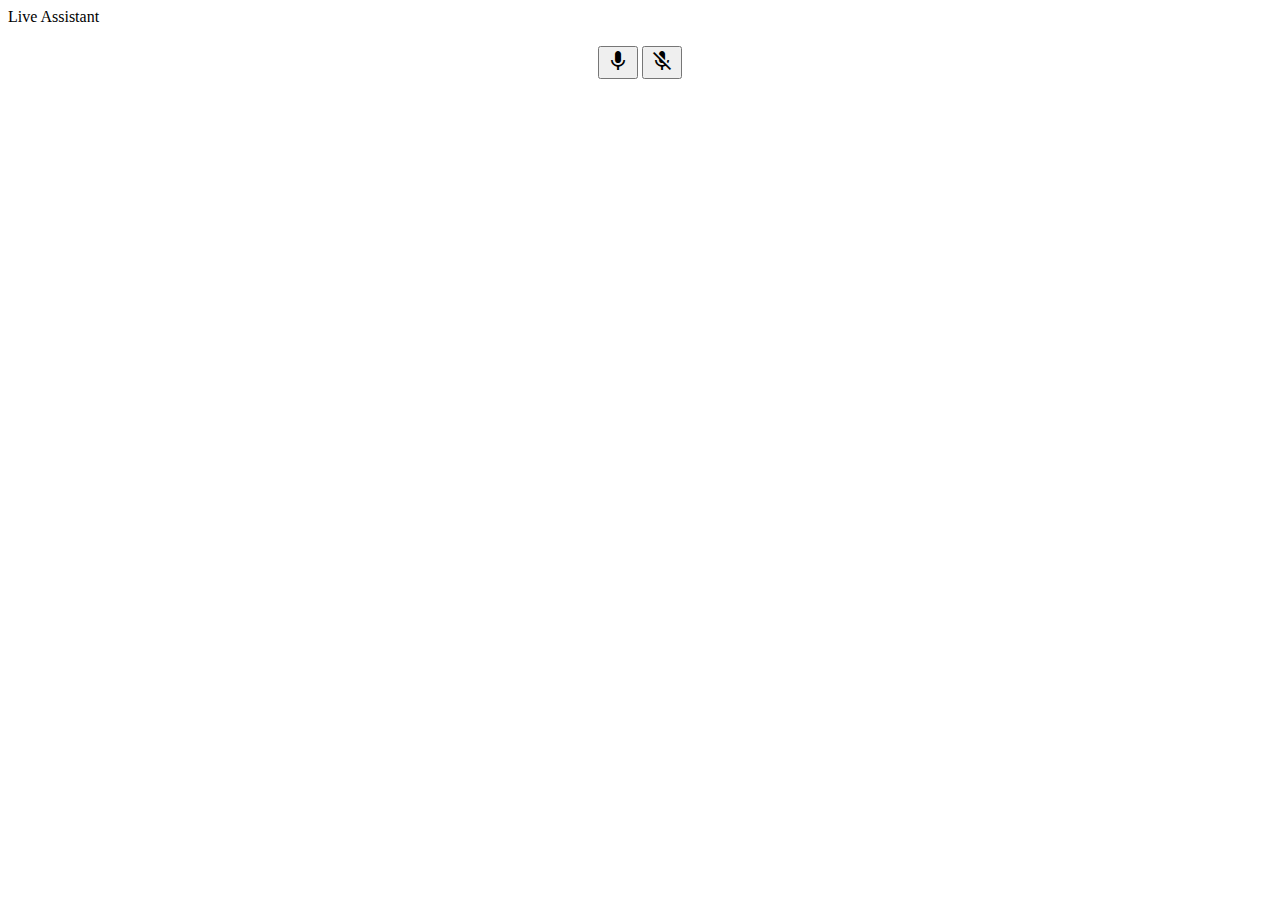
<file: Live assistant/Index.html>
<!DOCTYPE html>
<html>

<head>
    <link rel="stylesheet" href="https://fonts.googleapis.com/icon?family=Material+Icons">
    <link rel="stylesheet" href="https://code.getmdl.io/1.3.0/material.indigo-pink.min.css">
    <script defer src="https://code.getmdl.io/1.3.0/material.min.js"></script>

    <style>
        #videoElement {
            width: 640px;
            height: 480px;
            border-radius: 20px;
        }

        #canvasElement {
            display: none;
            width: 640px;
            height: 480px;
        }

        .demo-content {
            padding: 20px;
            display: flex;
            flex-direction: column;
            align-items: center;
        }

        .button-group {
            margin-bottom: 20px;
        }
    </style>
</head>

<body>
    <div class="mdl-layout mdl-js-layout mdl-layout--fixed-header">
        <header class="mdl-layout__header">
            <div class="mdl-layout__header-row">
                <!-- Title -->
                <span class="mdl-layout-title">Live Assistant</span>
            </div>
        </header>
        <main class="mdl-layout__content">
            <div class="page-content">
                <div class="demo-content">
                    <!-- Voice Control Buttons -->
                    <div class="button-group">
                        <button id="startButton"
                            class="mdl-button mdl-js-button mdl-button--fab mdl-button--mini-fab mdl-button--colored">
                            <i class="material-icons">mic</i>
                        </button>
                        <button id="stopButton"
                            class="mdl-button mdl-js-button mdl-button--fab mdl-button--mini-fab">
                            <i class="material-icons">mic_off</i>
                        </button>
                    </div>

                    <!-- Video Element -->
                    <video id="videoElement" autoplay style="width: 640px; height: 480px;"></video>

                    <!-- Hidden Canvas -->
                    <canvas id="canvasElement" style="width: 640px; height: 480px;"></canvas>
                    <!-- Text Output -->
                    <div id="chatLog"></div>
                </div>
            </div>
        </main>
    </div>

    <script defer>
        const URL = "ws://localhost:9083";
        const video = document.getElementById("videoElement");
        const canvas = document.getElementById("canvasElement");
        let context;

        // Initialize context here
        window.addEventListener("load", () => {
            context = canvas.getContext("2d");
            setInterval(captureImage, 3000);
        });

        const startButton = document.getElementById('startButton');
        const stopButton = document.getElementById('stopButton');
        let stream = null;
        let currentFrameB64;
        let webSocket = null;
        let audioContext = null;
        let mediaRecorder = null;
        let processor = null;
        let pcmData = [];
        let interval = null;
        let initialized = false;
        let audioInputContext;
        let workletNode;


        // Function to start screen capture
        async function startScreenShare() {
            try {
                stream = await navigator.mediaDevices.getDisplayMedia({
                    video: {
                        width: { max: 640 },
                        height: { max: 480 },
                    },
                });

                video.srcObject = stream;
                await new Promise(resolve => {
                    video.onloadedmetadata = () => {
                        console.log("video loaded metadata");
                        resolve();
                    }
                });

            } catch (err) {
                console.error("Error accessing the screen: ", err);
            }
        }


        // Function to capture an image from the shared screen
        function captureImage() {
            if (stream && video.videoWidth > 0 && video.videoHeight > 0 && context) {
                canvas.width = 640;
                canvas.height = 480;
                context.drawImage(video, 0, 0, canvas.width, canvas.height);
                const imageData = canvas.toDataURL("image/jpeg").split(",")[1].trim();
                currentFrameB64 = imageData;
            }
            else {
                console.log("no stream or video metadata not loaded");
            }
        }



        window.addEventListener("load", async () => {
            await startScreenShare();
            //setInterval(captureImage, 3000);

            // Initialize audio context right away
            await initializeAudioContext();

            connect();
        });

        function connect() {
            console.log("connecting: ", URL);

            webSocket = new WebSocket(URL);

            webSocket.onclose = (event) => {
                console.log("websocket closed: ", event);
                alert("Connection closed");
            };

            webSocket.onerror = (event) => {
                console.log("websocket error: ", event);
            };

            webSocket.onopen = (event) => {
                console.log("websocket open: ", event);
                sendInitialSetupMessage();
            };

            webSocket.onmessage = receiveMessage;
        }

        function sendInitialSetupMessage() {

            console.log("sending setup message");
            setup_client_message = {
                setup: {
                    generation_config: { response_modalities: ["AUDIO"] },
                },
            };

            webSocket.send(JSON.stringify(setup_client_message));
        }


        function sendVoiceMessage(b64PCM) {
            if (webSocket == null) {
                console.log("websocket not initialized");
                return;
            }

            payload = {
                realtime_input: {
                    media_chunks: [{
                        mime_type: "audio/pcm",
                        data: b64PCM,
                    },
                    {
                        mime_type: "image/jpeg",
                        data: currentFrameB64,
                    },
                    ],
                },
            };

            webSocket.send(JSON.stringify(payload));
            console.log("sent: ", payload);
        }

        function receiveMessage(event) {
            const messageData = JSON.parse(event.data);
            const response = new Response(messageData);

            if (response.text) {
                displayMessage("GEMINI: " + response.text);
            }
            if (response.audioData) {
                injestAudioChuckToPlay(response.audioData);
            }
        }


        async function initializeAudioContext() {
            if (initialized) return;

            audioInputContext = new (window.AudioContext ||
                window.webkitAudioContext)({
                sampleRate: 24000
            });
            await audioInputContext.audioWorklet.addModule("pcm-processor.js");
            workletNode = new AudioWorkletNode(audioInputContext, "pcm-processor");
            workletNode.connect(audioInputContext.destination);
            initialized = true;
        }


        function base64ToArrayBuffer(base64) {
            const binaryString = window.atob(base64);
            const bytes = new Uint8Array(binaryString.length);
            for (let i = 0; i < binaryString.length; i++) {
                bytes[i] = binaryString.charCodeAt(i);
            }
            return bytes.buffer;
        }

        function convertPCM16LEToFloat32(pcmData) {
            const inputArray = new Int16Array(pcmData);
            const float32Array = new Float32Array(inputArray.length);

            for (let i = 0; i < inputArray.length; i++) {
                float32Array[i] = inputArray[i] / 32768;
            }

            return float32Array;
        }


        async function injestAudioChuckToPlay(base64AudioChunk) {
            try {
                if (audioInputContext.state === "suspended") {
                    await audioInputContext.resume();
                }
                const arrayBuffer = base64ToArrayBuffer(base64AudioChunk);
                const float32Data = convertPCM16LEToFloat32(arrayBuffer);

                workletNode.port.postMessage(float32Data);
            } catch (error) {
                console.error("Error processing audio chunk:", error);
            }
        }


        function recordChunk() {
            const buffer = new ArrayBuffer(pcmData.length * 2);
            const view = new DataView(buffer);
            pcmData.forEach((value, index) => {
                view.setInt16(index * 2, value, true);
            });

            const base64 = btoa(
                String.fromCharCode.apply(null, new Uint8Array(buffer))
            );

            sendVoiceMessage(base64);
            pcmData = [];
        }

        async function startAudioInput() {
            audioContext = new AudioContext({
                sampleRate: 16000,
            });

            const stream = await navigator.mediaDevices.getUserMedia({
                audio: {
                    channelCount: 1,
                    sampleRate: 16000,
                },
            });

            const source = audioContext.createMediaStreamSource(stream);
            processor = audioContext.createScriptProcessor(4096, 1, 1);

            processor.onaudioprocess = (e) => {
                const inputData = e.inputBuffer.getChannelData(0);
                const pcm16 = new Int16Array(inputData.length);
                for (let i = 0; i < inputData.length; i++) {
                    pcm16[i] = inputData[i] * 0x7fff;
                }
                pcmData.push(...pcm16);
            };

            source.connect(processor);
            processor.connect(audioContext.destination);

            interval = setInterval(recordChunk, 3000);
        }

        function stopAudioInput() {
            if (processor) {
                processor.disconnect();
            }
            if (audioContext) {
                audioContext.close();
            }

            clearInterval(interval);
        }

        function displayMessage(message) {
            console.log(message);
            addParagraphToDiv("chatLog", message);
        }


        function addParagraphToDiv(divId, text) {
            const newParagraph = document.createElement("p");
            newParagraph.textContent = text;
            const div = document.getElementById(divId);
            div.appendChild(newParagraph);
        }

        startButton.addEventListener('click', startAudioInput);
        stopButton.addEventListener('click', stopAudioInput);


        class Response {
            constructor(data) {
                this.text = null;
                this.audioData = null;
                this.endOfTurn = null;

                if (data.text) {
                    this.text = data.text
                }

                if (data.audio) {
                    this.audioData = data.audio;
                }
            }
        }
    </script>

</body>

</html>
</file>
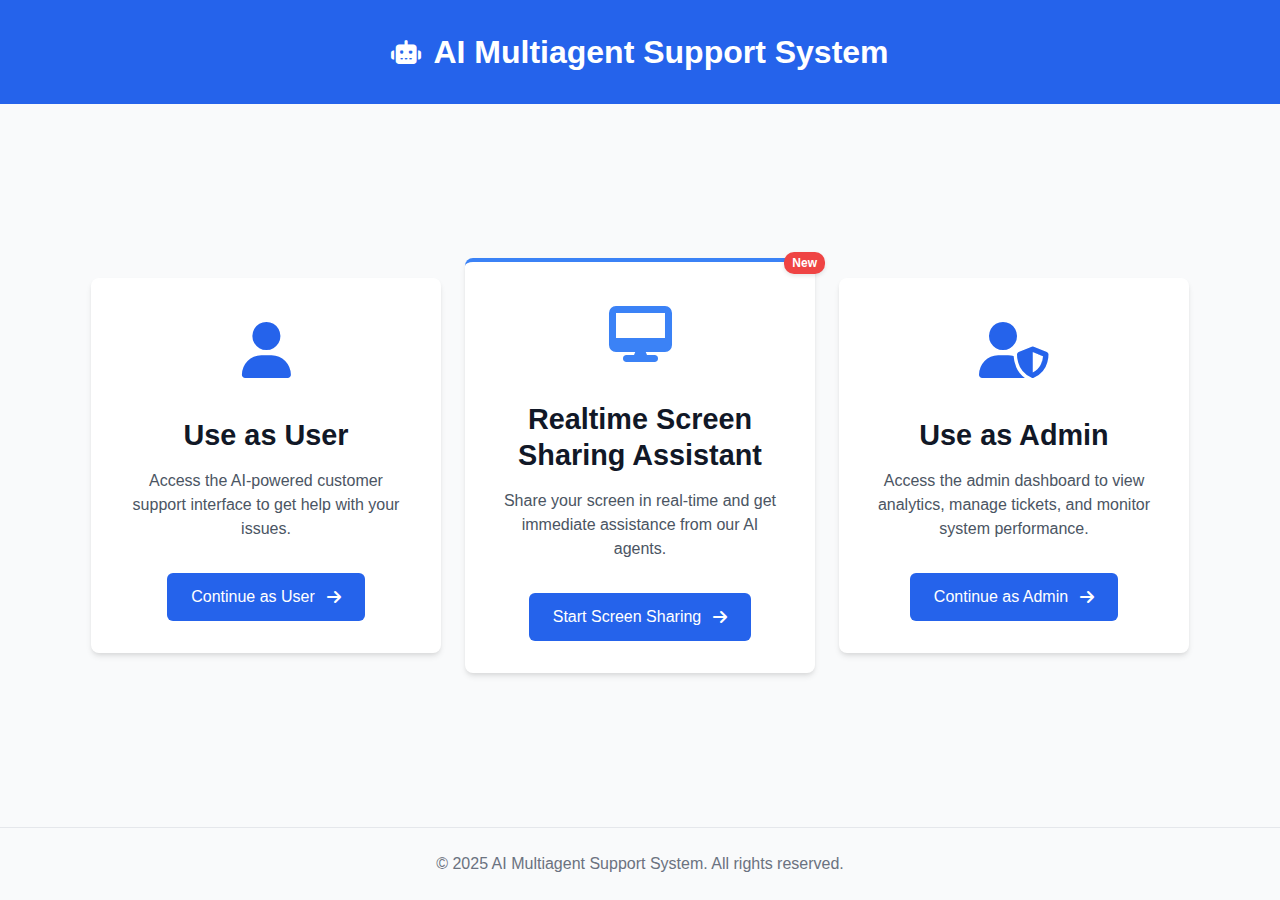
<file: templates/landing.html>
<!DOCTYPE html>
<html lang="en">
<head>
    <meta charset="UTF-8">
    <meta name="viewport" content="width=device-width, initial-scale=1.0, shrink-to-fit=no">
    <title>AI Multiagent Support System</title>
    <link rel="stylesheet" href="/static/css/styles.css">
    <link rel="stylesheet" href="/static/css/landing.css?v=1.1">
    <link rel="stylesheet" href="https://cdnjs.cloudflare.com/ajax/libs/font-awesome/6.4.0/css/all.min.css">
    <meta name="theme-color" content="#2563eb">
    <meta http-equiv="Cache-Control" content="no-cache, no-store, must-revalidate">
    <meta http-equiv="Pragma" content="no-cache">
    <meta http-equiv="Expires" content="0">
</head>
<body>
    <div class="landing-container">
        <div class="landing-header">
            <div class="logo-container">
                <i class="fas fa-robot logo-icon"></i>
                <h1>AI Multiagent Support System</h1>
            </div>
        </div>
        
        <div class="landing-content">
            <div class="landing-card user-card">
                <div class="card-icon">
                    <i class="fas fa-user"></i>
                </div>
                <h2>Use as User</h2>
                <p>Access the AI-powered customer support interface to get help with your issues.</p>
                <a href="/user" class="landing-button">
                    Continue as User
                    <i class="fas fa-arrow-right"></i>
                </a>
            </div>
            
            <div class="landing-card screen-sharing-card">
                <div class="card-icon">
                    <i class="fas fa-desktop"></i>
                </div>
                <h2>Realtime Screen Sharing Assistant</h2>
                <p>Share your screen in real-time and get immediate assistance from our AI agents.</p>
                <a href="/screen-sharing" class="landing-button">
                    Start Screen Sharing
                    <i class="fas fa-arrow-right"></i>
                </a>
            </div>
            
            <div class="landing-card admin-card">
                <div class="card-icon">
                    <i class="fas fa-user-shield"></i>
                </div>
                <h2>Use as Admin</h2>
                <p>Access the admin dashboard to view analytics, manage tickets, and monitor system performance.</p>
                <a href="/admin/dashboard" class="landing-button">
                    Continue as Admin
                    <i class="fas fa-arrow-right"></i>
                </a>
            </div>
        </div>
        
        <div class="landing-footer">
            <p>&copy; 2025 AI Multiagent Support System. All rights reserved.</p>
        </div>
    </div>

    <script>
        // Force reload CSS files to prevent caching issues
        document.addEventListener('DOMContentLoaded', function() {
            const links = document.getElementsByTagName('link');
            for (let i = 0; i < links.length; i++) {
                if (links[i].rel === 'stylesheet') {
                    const href = links[i].getAttribute('href');
                    if (href.indexOf('?') === -1) {
                        links[i].setAttribute('href', href + '?v=' + new Date().getTime());
                    }
                }
            }
            console.log('CSS refreshed to show screen sharing option');
        });
    </script>
</body>
</html>
</file>
<file: static/css/styles.css>
/* Base settings and variables */
:root {
  /* Color Variables */
  --color-primary: #2563eb;
  --color-primary-light: #3b82f6;
  --color-primary-dark: #1d4ed8;
  --color-secondary: #10b981;
  --color-secondary-light: #34d399;
  --color-secondary-dark: #059669;
  --color-accent: #8b5cf6;
  --color-accent-light: #a78bfa;
  --color-neutral-50: #f9fafb;
  --color-neutral-100: #f3f4f6;
  --color-neutral-200: #e5e7eb;
  --color-neutral-300: #d1d5db;
  --color-neutral-400: #9ca3af;
  --color-neutral-500: #6b7280;
  --color-neutral-600: #4b5563;
  --color-neutral-700: #374151;
  --color-neutral-800: #1f2937;
  --color-neutral-900: #111827;
  --color-success: #10b981;
  --color-warning: #f59e0b;
  --color-error: #ef4444;
  --color-info: #3b82f6;
  
  /* Typography */
  --font-family: -apple-system, BlinkMacSystemFont, 'Segoe UI', Roboto, Oxygen,
    Ubuntu, Cantarell, 'Open Sans', 'Helvetica Neue', sans-serif;
  --font-size-base: 16px;
  --font-size-sm: 0.875rem;
  --font-size-md: 1rem;
  --font-size-lg: 1.125rem;
  --font-size-xl: 1.25rem;
  --font-size-2xl: 1.5rem;
  --line-height-base: 1.5;
  --line-height-tight: 1.25;
  --line-height-loose: 1.75;
  
  /* Spacing */
  --space-1: 0.25rem;
  --space-2: 0.5rem;
  --space-3: 0.75rem;
  --space-4: 1rem;
  --space-5: 1.25rem;
  --space-6: 1.5rem;
  --space-8: 2rem;
  --space-10: 2.5rem;
  --space-12: 3rem;
  --space-16: 4rem;
  
  /* Transitions */
  --transition-fast: 150ms ease;
  --transition-base: 300ms ease;
  --transition-slow: 500ms ease;
  
  /* Shadows */
  --shadow-sm: 0 1px 2px 0 rgba(0, 0, 0, 0.05);
  --shadow-md: 0 2px 4px rgba(0, 0, 0, 0.1);
  --shadow-lg: 0 4px 6px -1px rgba(0, 0, 0, 0.1), 0 2px 4px -1px rgba(0, 0, 0, 0.06);
  --shadow-xl: 0 10px 15px -3px rgba(0, 0, 0, 0.1), 0 4px 6px -2px rgba(0, 0, 0, 0.05);
  
  /* Borders */
  --border-radius-sm: 0.25rem;
  --border-radius-md: 0.375rem;
  --border-radius-lg: 0.5rem;
  --border-radius-xl: 1rem;
  --border-width-thin: 1px;
  --border-width-normal: 2px;
  --border-width-thick: 4px;
  
  /* Layout */
  --header-height: 64px;
  --chat-input-height: 120px;
  --content-max-width: 1440px;
  
  /* Z-index layers */
  --z-index-dropdown: 10;
  --z-index-sticky: 20;
  --z-index-fixed: 30;
  --z-index-modal-backdrop: 40;
  --z-index-modal: 50;
  --z-index-popover: 60;
  --z-index-toast: 70;
  --z-index-tooltip: 80;
}

/* Dark mode variables */
@media (prefers-color-scheme: dark) {
  :root:not(.light-mode) {
    --color-neutral-50: #111827;
    --color-neutral-100: #1f2937;
    --color-neutral-200: #374151;
    --color-neutral-300: #4b5563;
    --color-neutral-400: #6b7280;
    --color-neutral-500: #9ca3af;
    --color-neutral-600: #d1d5db;
    --color-neutral-700: #e5e7eb;
    --color-neutral-800: #f3f4f6;
    --color-neutral-900: #f9fafb;
    --shadow-sm: 0 1px 2px 0 rgba(0, 0, 0, 0.2);
    --shadow-md: 0 2px 4px rgba(0, 0, 0, 0.3);
    --shadow-lg: 0 4px 6px -1px rgba(0, 0, 0, 0.3), 0 2px 4px -1px rgba(0, 0, 0, 0.2);
    --shadow-xl: 0 10px 15px -3px rgba(0, 0, 0, 0.3), 0 4px 6px -2px rgba(0, 0, 0, 0.2);
  }
}

/* Base styles */
* {
  box-sizing: border-box;
  margin: 0;
  padding: 0;
}

html {
  font-size: var(--font-size-base);
  height: 100%;
  /* Enhance text rendering */
  -webkit-font-smoothing: antialiased;
  -moz-osx-font-smoothing: grayscale;
  text-size-adjust: 100%;
  text-rendering: optimizeLegibility;
}

body {
  font-family: var(--font-family);
  font-size: var(--font-size-md);
  line-height: var(--line-height-base);
  color: var(--color-neutral-900);
  background-color: var(--color-neutral-50);
  -webkit-font-smoothing: antialiased;
  -moz-osx-font-smoothing: grayscale;
  height: 100%;
  overflow: hidden;
  /* Prevent blur on transform and transitions */
  backface-visibility: hidden;
  -webkit-backface-visibility: hidden;
  /* Ensure proper text rendering */
  text-rendering: optimizeLegibility;
  -webkit-text-stroke: 0.001px;
}

/* Fix blurry text in Chrome */
@media screen and (-webkit-min-device-pixel-ratio: 0) {
  body {
    -webkit-text-stroke: 0.001em;
  }
}

/* Initial loading state - hide main content until fully loaded */
body.initializing .app-container {
  opacity: 1 !important; /* Ensure app is visible even during initialization */
}

body.initializing #empty-state {
  opacity: 0;
}

body:not(.initializing) .app-container,
body:not(.initializing) #empty-state {
  opacity: 1;
  transition: opacity 0.3s ease-in;
}

button, 
input, 
select, 
textarea {
  font-family: inherit;
  font-size: inherit;
  line-height: inherit;
}

ul, ol {
  list-style: none;
}

h1, h2, h3, h4, h5, h6 {
  line-height: var(--line-height-tight);
  margin: 0;
}

a {
  color: var(--color-primary);
  text-decoration: none;
}

a:hover {
  text-decoration: underline;
}

/* App container */
.app-container {
  display: flex;
  flex-direction: column;
  height: 100vh;
  max-width: var(--content-max-width);
  margin: 0 auto;
  opacity: 1 !important; /* Critical to ensure visibility */
  will-change: transform; /* Prevent blur on animations */
  z-index: 1; /* Ensure this is above empty state */
}

/* App header */
.app-header {
  display: flex;
  justify-content: space-between;
  align-items: center;
  height: var(--header-height);
  padding: 0 var(--space-4);
  background-color: var(--color-primary);
  color: white;
  box-shadow: var(--shadow-md);
  z-index: var(--z-index-sticky);
  position: sticky;
  top: 0;
  transform: translateZ(0); /* Fix for blurry text */
}

.logo-container {
  display: flex;
  align-items: center;
  gap: var(--space-3);
}

.logo-icon {
  font-size: var(--font-size-2xl);
}

.header-controls {
  display: flex;
  align-items: center;
  gap: var(--space-4);
}

.back-button {
  display: flex;
  align-items: center;
  gap: var(--space-2);
  color: white;
  text-decoration: none;
  padding: var(--space-2) var(--space-3);
  border-radius: var(--border-radius-md);
  transition: background-color var(--transition-base);
}

.back-button:hover {
  background-color: rgba(255, 255, 255, 0.1);
  text-decoration: none;
}

.back-button i {
  font-size: var(--font-size-md);
}

back-button span {
  font-size: var(--font-size-sm);
}

.connection-status {
  display: flex;
  align-items: center;
  gap: var(--space-2);
  font-size: var(--font-size-sm);
}

.status-indicator {
  display: block;
  width: 10px;
  height: 10px;
  border-radius: 50%;
  background-color: var(--color-neutral-400);
  transition: background-color var(--transition-base);
}

.status-indicator.connected {
  background-color: var(--color-success);
}

.status-indicator.connecting {
  background-color: var(--color-warning);
  animation: pulse 1.5s infinite;
}

.status-indicator.disconnected {
  background-color: var(--color-error);
}

@keyframes pulse {
  0% { opacity: 1; }
  50% { opacity: 0.4; }
  100% { opacity: 1; }
}

#theme-toggle {
  background: none;
  border: none;
  color: white;
  cursor: pointer;
  font-size: var(--font-size-lg);
  display: flex;
  align-items: center;
  justify-content: center;
  width: 36px;
  height: 36px;
  border-radius: 50%;
  transition: background-color var(--transition-base);
}

#theme-toggle:hover {
  background-color: rgba(255, 255, 255, 0.1);
}

/* Main content */
.app-content {
  display: flex;
  flex: 1;
  overflow: hidden;
}

/* Chat panel */
.chat-panel {
  flex: 2;
  display: flex;
  flex-direction: column;
  border-right: var(--border-width-thin) solid var(--color-neutral-200);
  background-color: var(--color-neutral-50);
  overflow: hidden;
  /* Ensure chat panel is visible */
  opacity: 1 !important;
}

.chat-container {
  flex: 1;
  overflow-y: auto;
  padding: var(--space-4);
  position: relative;
  scroll-behavior: smooth;
  /* Ensure container is visible */
  opacity: 1 !important;
}

.chat-messages {
  display: flex;
  flex-direction: column;
  gap: var(--space-4);
  padding-bottom: var(--space-10);
  /* Ensure visibility */
  min-height: 20px;
  opacity: 1;
}

.chat-messages:not(.hidden) {
  display: flex !important;
}

.message-group {
  margin-bottom: var(--space-4);
}

.message-time-header {
  text-align: center;
  margin: var(--space-6) 0 var(--space-3);
  color: var(--color-neutral-500);
  font-size: var(--font-size-sm);
  position: relative;
  display: flex;
  align-items: center;
  justify-content: center;
}

.message-time-header::before,
.message-time-header::after {
  content: "";
  flex: 1;
  height: 1px;
  background-color: var(--color-neutral-300);
  margin: 0 var(--space-4);
}

.chat-message {
  max-width: 80%;
  border-radius: var(--border-radius-lg);
  padding: var(--space-4);
  margin-bottom: var(--space-2);
  position: relative;
  transition: transform var(--transition-fast);
  transform: translateZ(0); /* Fix for blurry text */
  -webkit-transform: translateZ(0);
}

.chat-message:hover {
  transform: translateY(-1px) translateZ(0);
  -webkit-transform: translateY(-1px) translateZ(0);
}

.chat-message.user {
  background-color: var(--color-primary);
  color: white;
  align-self: flex-end;
  border-bottom-right-radius: var(--space-1);
}

.chat-message.assistant {
  background-color: var(--color-neutral-200);
  color: var(--color-neutral-900);
  align-self: flex-start;
  border-bottom-left-radius: var(--space-1);
}

/* Message content - improve text clarity */
.message-content {
  margin-bottom: var(--space-2);
  font-weight: 400;
}

.message-content p {
  margin-bottom: var(--space-3);
}

.message-content p:last-child {
  margin-bottom: 0;
}

.message-content code {
  background-color: rgba(0, 0, 0, 0.1);
  padding: var(--space-1) var(--space-2);
  border-radius: var(--border-radius-sm);
  font-family: monospace;
  font-size: var(--font-size-sm);
}

.message-content pre {
  background-color: var(--color-neutral-800);
  color: var(--color-neutral-100);
  padding: var(--space-3);
  border-radius: var(--border-radius-md);
  overflow-x: auto;
  margin: var(--space-3) 0;
}

.message-content pre code {
  background-color: transparent;
  color: inherit;
  padding: 0;
  border-radius: 0;
  white-space: pre;
}

.message-timestamp {
  font-size: var(--font-size-sm);
  color: rgba(255, 255, 255, 0.7);
  align-self: flex-end;
  margin-top: var(--space-1);
  display: block; /* Ensure visibility */
  clear: both; /* Prevent layout issues */
}

.chat-message.assistant .message-timestamp {
  color: var(--color-neutral-500);
}

/* Adding a new class for correctly formatted timestamps */
.formatted-timestamp {
  font-weight: 400;
  font-style: italic;
}

.typing-indicator {
  display: flex;
  align-items: center;
  padding: var(--space-3);
  background-color: var(--color-neutral-200);
  border-radius: var(--border-radius-lg);
  width: 70px;
  margin-top: var(--space-3);
  align-self: flex-start;
}

.typing-indicator span {
  display: inline-block;
  width: 8px;
  height: 8px;
  background-color: var(--color-neutral-500);
  border-radius: 50%;
  margin-right: 5px;
  animation: typing 1.4s infinite ease-in-out both;
}

.typing-indicator span:nth-child(1) {
  animation-delay: -0.32s;
}

.typing-indicator span:nth-child(2) {
  animation-delay: -0.16s;
}

@keyframes typing {
  0%, 80%, 100% { transform: scale(0); }
  40% { transform: scale(1.0); }
}

.new-messages-indicator {
  position: absolute;
  bottom: var(--space-4);
  left: 50%;
  transform: translateX(-50%);
  background-color: var(--color-primary);
  color: white;
  padding: var(--space-2) var(--space-4);
  border-radius: var(--border-radius-xl);
  font-size: var(--font-size-sm);
  cursor: pointer;
  box-shadow: var(--shadow-md);
  display: flex;
  align-items: center;
  gap: var(--space-2);
  transition: all var(--transition-base);
  z-index: 2;
  transform: translateZ(0);
  -webkit-transform: translateZ(0);
}

.new-messages-indicator:hover {
  background-color: var(--color-primary-dark);
  transform: translateX(-50%) translateY(-2px);
  box-shadow: var(--shadow-lg);
}

.chat-input-area {
  padding: var(--space-3);
  background-color: var(--color-neutral-100);
  border-top: var(--border-width-thin) solid var(--color-neutral-200);
  display: flex;
  align-items: flex-end;
  gap: var(--space-3);
  max-height: var(--chat-input-height);
}

.file-upload {
  position: relative;
}

.file-label {
  display: flex;
  align-items: center;
  gap: var(--space-2);
  padding: var(--space-2);
  border-radius: var(--border-radius-md);
  background-color: var(--color-neutral-200);
  cursor: pointer;
  transition: background-color var(--transition-base);
  transform: translateZ(0);
  -webkit-transform: translateZ(0);
}

.file-label:hover {
  background-color: var(--color-neutral-300);
}

.file-label span {
  display: none;
}

.file-preview-container {
  display: flex;
  flex-wrap: wrap;
  gap: var(--space-2);
  margin-top: var(--space-2);
}

.file-preview {
  position: relative;
  width: 60px;
  height: 60px;
  border-radius: var(--border-radius-sm);
  overflow: hidden;
  border: var(--border-width-thin) solid var(--color-neutral-300);
}

.file-preview img {
  width: 100%;
  height: 100%;
  object-fit: cover;
}

.file-preview .file-remove {
  position: absolute;
  top: 2px;
  right: 2px;
  width: 18px;
  height: 18px;
  background-color: rgba(0, 0, 0, 0.5);
  color: white;
  border-radius: 50%;
  display: flex;
  align-items: center;
  justify-content: center;
  font-size: 10px;
  cursor: pointer;
}

#message-input {
  flex: 1;
  min-height: 60px;
  max-height: 150px;
  padding: var(--space-3);
  border: var(--border-width-thin) solid var(--color-neutral-300);
  border-radius: var(--border-radius-md);
  resize: none;
  overflow-y: auto;
  background-color: var(--color-neutral-50);
  transition: border-color var(--transition-base);
}

#message-input:focus {
  outline: none;
  border-color: var(--color-primary);
  box-shadow: 0 0 0 2px rgba(37, 99, 235, 0.2);
}

#send-button {
  width: 40px;
  height: 40px;
  border-radius: 50%;
  background-color: var(--color-primary);
  color: white;
  border: none;
  cursor: pointer;
  font-size: var(--font-size-md);
  display: flex;
  align-items: center;
  justify-content: center;
  transition: background-color var(--transition-base), transform var(--transition-fast);
  transform: translateZ(0);
  -webkit-transform: translateZ(0);
}

#send-button:hover {
  background-color: var(--color-primary-dark);
  transform: scale(1.05);
}

#send-button:disabled {
  background-color: var(--color-neutral-400);
  cursor: not-allowed;
  transform: none;
}

/* Insights panel */
.insights-panel {
  flex: 1;
  background-color: var(--color-neutral-50);
  overflow-y: auto;
  transition: transform var(--transition-base);
  position: relative;
  transform: translateZ(0); /* Fix for blurry text */
  -webkit-transform: translateZ(0);
}

.insights-panel.collapsed {
  transform: translateX(calc(100% - 30px));
}

.insights-header {
  padding: var(--space-4);
  background-color: var(--color-neutral-50);
  border-bottom: var(--border-width-thin) solid var(--color-neutral-200);
  position: sticky;
  top: 0;
  z-index: var(--z-index-sticky);
  display: flex;
  justify-content: space-between;
  align-items: center;
}

.toggle-button {
  background: none;
  border: none;
  color: var(--color-neutral-600);
  cursor: pointer;
  width: 30px;
  height: 30px;
  display: flex;
  align-items: center;
  justify-content: center;
  transition: color var(--transition-base);
  transform: translateZ(0);
  -webkit-transform: translateZ(0);
}

.toggle-button:hover {
  color: var (--color-primary);
}

.insights-panel.collapsed .toggle-button i {
  transform: rotate(180deg);
}

.insights-content {
  padding: var(--space-3);
}

.insights-card {
  background-color: var(--color-neutral-50);
  border-radius: var(--border-radius-lg);
  overflow: hidden;
  margin-bottom: var(--space-4);
  box-shadow: var(--shadow-sm);
  transition: box-shadow var(--transition-base), transform var(--transition-fast);
  border: 1px solid var(--color-neutral-200);
}

.insights-card:hover {
  box-shadow: var(--shadow-md);
}

.insights-card.highlight-update {
  animation: highlightUpdate 2s ease-out;
}

@keyframes highlightUpdate {
  0% { box-shadow: 0 0 0 2px var(--color-primary); }
  100% { box-shadow: var(--shadow-sm); }
}

.insights-card-header {
  padding: var(--space-3) var(--space-4);
  background-color: var(--color-neutral-200);
  display: flex;
  justify-content: space-between;
  align-items: center;
}

.insights-card-header h3 {
  font-size: var(--font-size-md);
  font-weight: 600;
  color: var(--color-neutral-900);
}

.collapse-button {
  background: none;
  border: none;
  color: var(--color-neutral-600);
  cursor: pointer;
  width: 24px;
  height: 24px;
  display: flex;
  align-items: center;
  justify-content: center;
  transition: transform var(--transition-base);
  transform: translateZ(0);
  -webkit-transform: translateZ(0);
}

.insights-card.collapsed .collapse-button i {
  transform: rotate(-90deg);
}

.insights-card-content {
  padding: var(--space-4);
  transition: max-height var(--transition-base), opacity var(--transition-base);
  max-height: 400px;
  overflow: auto;
}

.insights-card.collapsed .insights-card-content {
  max-height: 0;
  padding-top: 0;
  padding-bottom: 0;
  opacity: 0;
  overflow: hidden;
}

.card-text {
  color: var(--color-neutral-800);
  line-height: var(--line-height-loose);
}

.ticket-info {
  border-left: var(--border-width-thick) solid var(--color-primary);
}

.ticket-header {
  display: flex;
  justify-content: space-between;
  align-items: center;
  flex-wrap: wrap;
  gap: var(--space-2);
}

.ticket-status-wrapper {
  display: flex;
  align-items: center;
  gap: var(--space-2);
}

#ticket-status {
  padding: var(--space-1) var(--space-2);
  border: var(--border-width-thin) solid var(--color-neutral-300);
  border-radius: var(--border-radius-md);
  background-color: var(--color-neutral-50);
}

.update-status-btn {
  padding: var(--space-1) var(--space-2);
  background-color: var(--color-primary);
  color: white;
  border: none;
  border-radius: var(--border-radius-md);
  cursor: pointer;
  font-size: var(--font-size-sm);
  transition: background-color var(--transition-base);
  transform: translateZ(0);
  -webkit-transform: translateZ(0);
}

.update-status-btn:hover {
  background-color: var(--color-primary-dark);
}

.action-list, 
.recommendations-list {
  list-style: none;
  padding: 0;
  margin: 0;
}

.action-list li, 
.recommendations-list li {
  padding: var(--space-2) 0;
  border-bottom: var(--border-width-thin) solid var(--color-neutral-200);
  display: flex;
  align-items: flex-start;
}

.action-list li:last-child, 
.recommendations-list li:last-child {
  border-bottom: none;
}

.action-list li::before {
  content: "•";
  color: var(--color-primary);
  font-weight: bold;
  display: inline-block;
  width: 1em;
  margin-right: var(--space-2);
}

.recommendations-list li::before {
  content: "✓";
  color: var(--color-secondary);
  font-weight: bold;
  display: inline-block;
  width: 1em;
  margin-right: var(--space-2);
}

.empty-list-message {
  color: var(--color-neutral-500);
  font-style: italic;
}

.routing-info {
  display: flex;
  flex-direction: column;
  gap: var(--space-2);
}

.routing-info p {
  margin: 0;
  padding: var(--space-1) 0;
}

.routing-team {
  font-weight: 600;
}

.routing-additional {
  margin-top: var(--space-2);
}

.routing-additional ul {
  padding-left: var(--space-4);
}

.routing-additional li {
  position: relative;
  padding: var(--space-1) 0;
}

.routing-additional li::before {
  content: "-";
  position: absolute;
  left: calc(-1 * var(--space-4));
}

/* Metrics section */
.metrics-grid {
  display: grid;
  grid-template-columns: repeat(auto-fit, minmax(120px, 1fr));
  gap: var(--space-3);
  margin-bottom: var(--space-4);
}

.metric-card {
  background-color: var(--color-neutral-100);
  border-radius: var(--border-radius-md);
  padding: var(--space-3);
  text-align: center;
  box-shadow: var(--shadow-sm);
}

.metric-value {
  font-size: var(--font-size-xl);
  font-weight: 600;
  color: var(--color-neutral-900);
  margin-bottom: var(--space-1);
}

.metric-label {
  font-size: var(--font-size-sm);
  color: var(--color-neutral-600);
  margin-bottom: var(--space-1);
}

.metric-delta {
  font-size: var(--font-size-sm);
  font-weight: 500;
}

.metric-delta.positive {
  color: var(--color-success);
}

.metric-delta.negative {
  color: var(--color-error);
}

.database-status {
  display: flex;
  align-items: center;
  gap: var(--space-2);
  padding: var(--space-3);
  background-color: var(--color-neutral-100);
  border-radius: var(--border-radius-md);
  font-size: var(--font-size-sm);
}

.status-text {
  font-weight: 500;
}

.status-text.connected {
  color: var(--color-success);
}

.status-text.disconnected {
  color: var(--color-error);
}

/* Toast notifications */
.toast-container {
  position: fixed;
  bottom: var(--space-4);
  right: var(--space-4);
  z-index: var(--z-index-toast);
  display: flex;
  flex-direction: column;
  gap: var(--space-2);
  max-width: 350px;
}

.toast {
  padding: var(--space-3) var(--space-4);
  border-radius: var(--border-radius-md);
  background-color: var(--color-neutral-800);
  color: white;
  box-shadow: var(--shadow-lg);
  display: flex;
  align-items: center;
  gap: var(--space-3);
  opacity: 0;
  transform: translateX(50px);
  transition: opacity var(--transition-base), transform var (--transition-base);
  font-weight: 500;
  text-shadow: 0 1px 1px rgba(0, 0, 0, 0.2);
}

.toast.show {
  opacity: 1;
  transform: translateX(0);
}

.toast-success {
  background-color: var(--color-success);
}

.toast-error {
  background-color: var(--color-error);
}

.toast-warning {
  background-color: var(--color-warning);
}

.toast-info {
  background-color: var(--color-info);
}

.toast-icon {
  font-size: var(--font-size-lg);
}

.toast-content {
  flex: 1;
}

/* Empty state */
.empty-state {
  position: absolute;
  top: 0;
  left: 0;
  width: 100%;
  height: 100%;
  display: flex;
  align-items: center;
  justify-content: center;
  background-color: var(--color-neutral-50);
  z-index: 2; /* Position above app container when visible */
  will-change: opacity;
  transform: translateZ(0);
  -webkit-transform: translateZ(0);
  /* Ensure proper hiding */
  transition: opacity 0.3s ease, visibility 0.3s ease;
}

.empty-state.hidden {
  display: none !important;
  opacity: 0;
  visibility: hidden;
}

.empty-state-content {
  text-align: center;
  padding: var(--space-6);
  max-width: 400px;
}

.empty-state-icon {
  font-size: 4rem;
  color: var(--color-primary);
  margin-bottom: var(--space-4);
  transform: translateZ(0);
}

.empty-state h2 {
  margin-bottom: var(--space-2);
  color: var(--color-neutral-900);
  font-weight: 600;
}

.empty-state p {
  color: var(--color-neutral-600);
  margin-bottom: 0;
}

/* Utility classes */
.hidden {
  display: none !important;
}

/* Media queries for responsive design */
@media (max-width: 1024px) {
  .app-content {
    flex-direction: column;
  }
  
  .chat-panel {
    border-right: none;
    border-bottom: var(--border-width-thin) solid var (--color-neutral-200);
  }
  
  .insights-panel.collapsed {
    transform: translateY(calc(100% - 40px));
  }
}

@media (max-width: 768px) {
  .app-header {
    padding: 0 var(--space-2);
  }
  
  .logo-container h1 {
    font-size: var(--font-size-lg);
  }
  
  .back-button span {
    display: none; /* Hide text on small screens, keep only icon */
  }
  
  .chat-message {
    max-width: 90%;
  }
  
  .metrics-grid {
    grid-template-columns: repeat(auto-fit, minmax(100px, 1fr));
    gap: var(--space-2);
  }
}

@media (max-width: 480px) {
  .header-controls {
    gap: var(--space-2);
  }
  
  .file-label span {
    display: none;
  }
  
  .insights-card-header {
    padding: var(--space-2);
  }
  
  .insights-card-content {
    padding: var(--space-2);
  }
  
  .chat-input-area {
    padding: var(--space-2);
  }
  
  .message-content pre {
    max-width: 280px;
    overflow-x: auto;
  }
}

/* Accessibility focus styles */
a:focus,
button:focus,
input:focus,
select:focus,
textarea:focus {
  outline: 2px solid var(--color-primary);
  outline-offset: 2px;
}

/* High contrast mode */
@media (forced-colors: active) {
  .chat-message,
  .insights-card,
  .metric-card,
  button {
    border: var(--border-width-thin) solid currentColor;
  }
}

/* Dark mode classes (when toggled manually) */
body.dark-mode {
  --color-neutral-50: #111827;
  --color-neutral-100: #1f2937;
  --color-neutral-200: #374151;
  --color-neutral-300: #4b5563;
  --color-neutral-400: #6b7280;
  --color-neutral-500: #9ca3af;
  --color-neutral-600: #d1d5db;
  --color-neutral-700: #e5e7eb;
  --color-neutral-800: #f3f4f6;
  --color-neutral-900: #f9fafb;
}
</file>
<file: static/css/landing.css>
/* Landing page specific styles */
.landing-container {
    display: flex;
    flex-direction: column;
    min-height: 100vh;
    background-color: var(--color-neutral-50);
}

.landing-header {
    display: flex;
    justify-content: center;
    align-items: center;
    padding: 2rem 1rem;
    background-color: var(--color-primary);
    color: white;
}

.landing-content {
    flex: 1;
    display: flex;
    justify-content: center;
    align-items: center;
    padding: 2rem;
    gap: 1.5rem;
    max-width: 1200px;
    margin: 0 auto;
    flex-wrap: wrap;
}

.landing-card {
    flex: 1;
    max-width: 350px;
    min-width: 300px;
    background-color: white;
    border-radius: var(--border-radius-lg);
    box-shadow: var(--shadow-lg);
    padding: 2rem;
    display: flex;
    flex-direction: column;
    align-items: center;
    text-align: center;
    transition: transform 0.3s ease, box-shadow 0.3s ease;
}

.landing-card:hover {
    transform: translateY(-5px);
    box-shadow: var(--shadow-xl);
}

.card-icon {
    font-size: 3.5rem;
    color: var(--color-primary);
    margin-bottom: 1.5rem;
}

.screen-sharing-card {
    border-top: 4px solid #3b82f6;
    position: relative;
}

.screen-sharing-card::before {
    content: "New";
    position: absolute;
    top: -10px;
    right: -10px;
    background-color: #ef4444;
    color: white;
    padding: 2px 8px;
    border-radius: 10px;
    font-size: 0.75rem;
    font-weight: bold;
    box-shadow: 0 2px 4px rgba(0, 0, 0, 0.1);
}

.screen-sharing-card .card-icon {
    color: #3b82f6;
}

.landing-card h2 {
    font-size: 1.8rem;
    margin-bottom: 1rem;
    color: var(--color-neutral-900);
}

.landing-card p {
    margin-bottom: 2rem;
    color: var(--color-neutral-600);
    line-height: 1.5;
}

.landing-button {
    background-color: var(--color-primary);
    color: white;
    border: none;
    border-radius: var(--border-radius-md);
    padding: 0.75rem 1.5rem;
    font-size: 1rem;
    cursor: pointer;
    display: flex;
    align-items: center;
    gap: 0.75rem;
    transition: background-color 0.3s;
    text-decoration: none;
    margin-top: auto;
}

.landing-button:hover {
    background-color: var(--color-primary-dark);
    text-decoration: none;
}

.landing-footer {
    text-align: center;
    padding: 1.5rem;
    color: var(--color-neutral-500);
    border-top: 1px solid var(--color-neutral-200);
}

/* Dark mode styles */
body.dark-mode .landing-card {
    background-color: var(--color-neutral-100);
}

body.dark-mode .landing-card h2 {
    color: var(--color-neutral-800);
}

body.dark-mode .landing-card p {
    color: var(--color-neutral-600);
}

/* Responsive design */
@media (max-width: 1100px) {
    .landing-content {
        flex-wrap: wrap;
        justify-content: center;
    }
    
    .landing-card {
        max-width: 45%;
        margin-bottom: 1.5rem;
    }
}

@media (max-width: 900px) {
    .landing-content {
        flex-direction: column;
        padding: 1.5rem;
    }
    
    .landing-card {
        max-width: 100%;
        margin-bottom: 1rem;
    }
}
</file>
